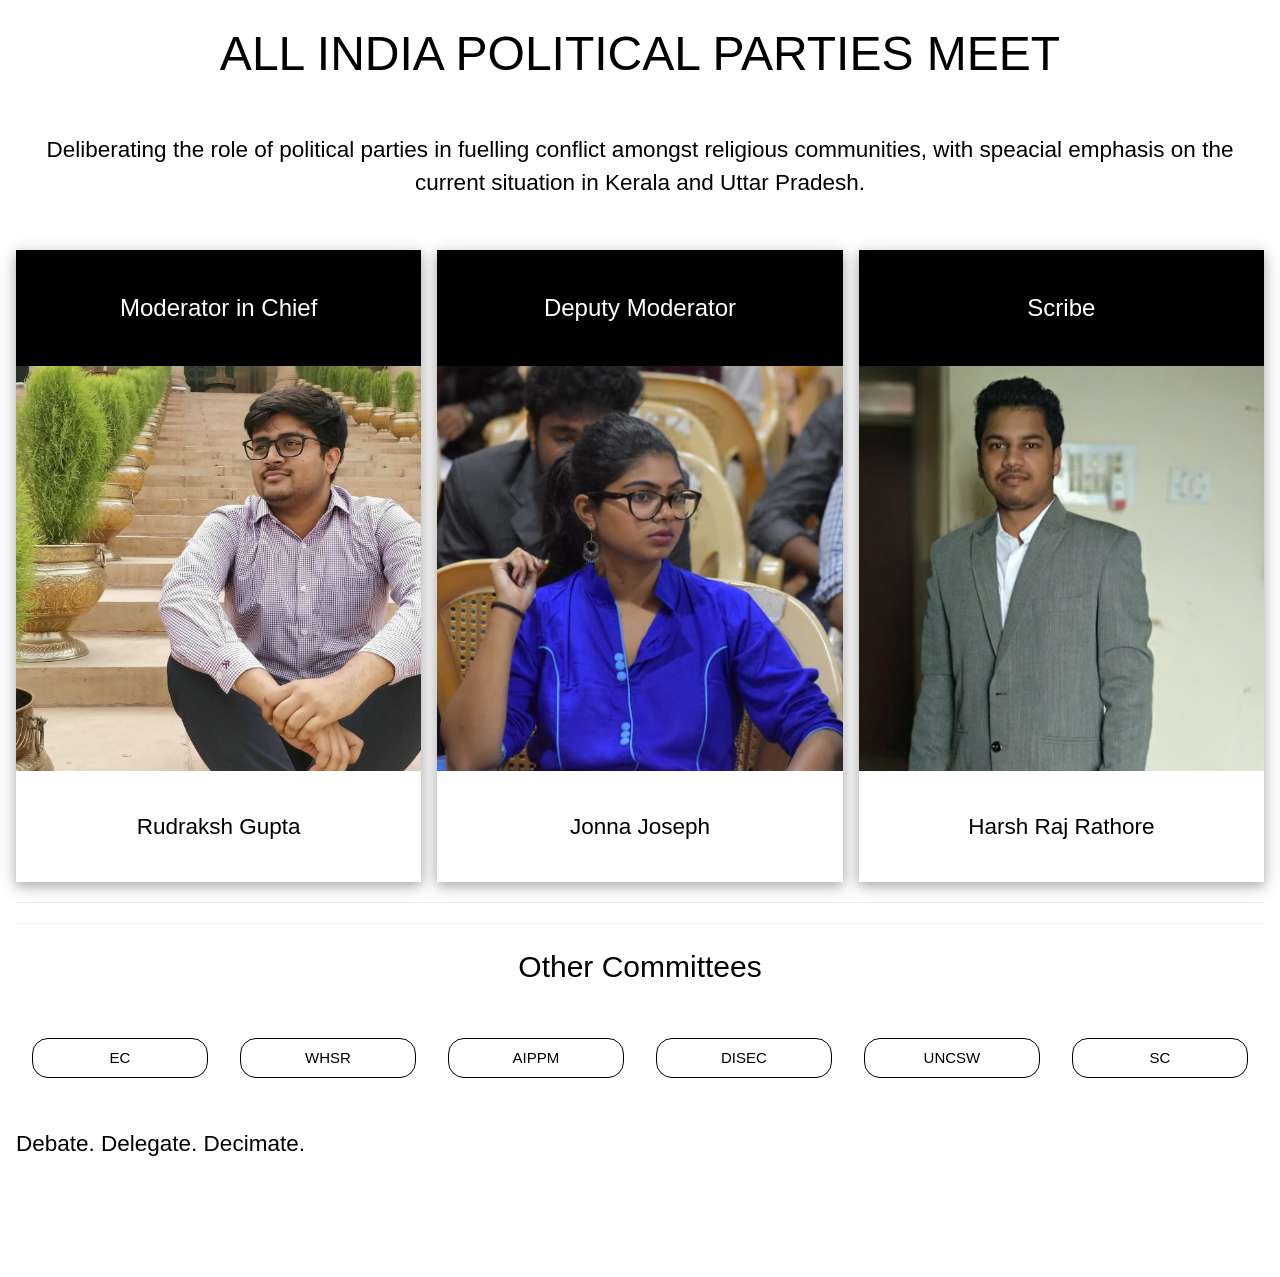
<file: ExecutiveBoard/aippm.html>
<!DOCTYPE html>
<html>
<title>All India Political Parties Meet</title>
<meta charset="UTF-8">
<meta name="theme-color" content="#000000" />
<meta name="viewport" content="width=device-width, initial-scale=1">
<link rel="stylesheet" href="https://www.w3schools.com/w3css/4/w3.css">
<link rel="stylesheet" href="https://www.w3schools.com/lib/w3-theme-black.css">
<link rel="stylesheet" href="https://cdnjs.cloudflare.com/ajax/libs/font-awesome/4.3.0/css/font-awesome.min.css">
<link rel="manifest" href="/manifest.json">
<script src="https://cdn.onesignal.com/sdks/OneSignalSDK.js" async=""></script>
<script>
    var OneSignal = window.OneSignal || [];
    OneSignal.push(function() {
        OneSignal.init({
            appId: "ffa75f22-eac9-49c0-a089-4e20d7e9e120",
        });
    });
</script>
<!-- Global site tag (gtag.js) - Google Analytics -->
<script async src="https://www.googletagmanager.com/gtag/js?id=UA-132819915-1"></script>
<script>
    window.dataLayer = window.dataLayer || [];

    function gtag() {
        dataLayer.push(arguments);
    }
    gtag('js', new Date());

    gtag('config', 'UA-132819915-1');
</script>
<style>
    p,
    h1,
    h4 {
        font-family: "Century Gothic", CenturyGothic, AppleGothic, sans-serif;
        font-style: normal;
        font-variant: normal;

        font-weight: 100 !important;
        line-height: 150%;
        font-stretch: 200em !important;
        text-decoration: none;
    }

    h3,
    h4,
    p,
    h1 {
        font-size: 150%;
    }
</style>

<body>


    <!-- Header -->
    <header class="w3-container w3-theme w3-padding" id="myHeader">

        <div class="w3-center">
            <h1 class="w3-xxxlarge w3-animate-bottom">ALL INDIA POLITICAL PARTIES MEET</h1>
            <br>
            <h3 class="w3-animate-opacity">Deliberating the role of political parties in fuelling conflict amongst religious communities, with speacial emphasis on the current situation in Kerala and Uttar Pradesh.</h3>


        </div>
    </header>



    <div class="w3-row-padding w3-center w3-margin-top">
        <div class="w3-third w3-margin-top">
            <div class="w3-card-4" style="min-height:460px">
                <header class="w3-black w3-padding-16">
                    <p style="font-size:24px">Moderator in Chief</p>
                </header>
                <img src="aippmm.JPG" class="w3-center w3-image">
                <Footer class="w3-padding-16">
                    <p>Rudraksh Gupta</p>
                </Footer>

            </div>
        </div>

        <div class="w3-third w3-margin-top">
            <div class="w3-card-4" style="min-height:460px">
                <header class="w3-black w3-padding-16">
                    <p style="font-size:24px">Deputy Moderator</p>
                </header>
                <img src="aippmdm.jpg" class="w3-center w3-image">
                <Footer class="w3-padding-16">
                    <p>Jonna Joseph</p>
                </Footer>

            </div>
        </div>


        <div class="w3-third w3-margin-top">
            <div class="w3-card-4" style="min-height:460px">
                <header class="w3-black w3-padding-16">
                    <p style="font-size:24px">Scribe</p>
                </header>
                <img src="aippmscribe.jpg" class="w3-center w3-image">
                <Footer class="w3-padding-16">
                    <p>Harsh Raj Rathore</p>
                </Footer>

            </div>
        </div>
    </div>

    <div class="w3-container">
        <hr>

        <hr>
        <div class="w3-center">
            <h2>Other Committees</h2>
            <br>
            <!-- Pagination -->
            <div class="w3-row w3-center">
                <div class="w3-col s6 m4 l2 w3-container w3-margin-top">
                    <a href="ec.html" class="w3-btn w3-block w3-border w3-border-black w3-round-xlarge w3-hover-theme">EC</a>
                </div>
                <div class="w3-col s6 m4 l2 w3-container w3-margin-top">
                    <a href="whsr.html" class="w3-btn w3-block w3-border w3-border-black w3-round-xlarge w3-hover-theme">WHSR</a>
                </div>
                <div class="w3-col s6 m4 l2 w3-container w3-margin-top">
                    <a href="aippm.html" class="w3-btn w3-block w3-border w3-border-black w3-round-xlarge w3-hover-theme">AIPPM</a>
                </div>
                <div class="w3-col s6 m4 l2 w3-container w3-margin-top">
                    <a href="disec.html" class="w3-btn w3-block w3-border w3-border-black w3-round-xlarge w3-hover-theme">DISEC</a>
                </div>
                <div class="w3-col s6 m4 l2 w3-container w3-margin-top">
                    <a href="uncsw.html" class="w3-btn w3-block w3-border w3-border-black w3-round-xlarge w3-hover-theme">UNCSW</a>
                </div>
                <div class="w3-col s6 m4 l2 w3-container w3-margin-top">
                    <a href="sc.html" class="w3-btn w3-block w3-border w3-border-black w3-round-xlarge w3-hover-theme">SC</a>
                </div>
            </div>
        </div>
        <br>
    </div>
    <!-- Footer -->
    <footer class="w3-container w3-theme-dark w3-padding-16">
        <h3 class="w3-hide-small">Debate. Delegate. Decimate.</h3>
        <h4 class="w3-hide-medium w3-hide-large">Debate. Delegate. Decimate.</h4>

        <div style="position:relative;bottom:55px;" class="w3-tooltip w3-hide-large w3-hide-medium w3-right">
            <span class="w3-text w3-theme-light w3-padding">Go To Home</span>
            <a class="w3-text-white" href="http://www.vitcmun.in"><span class="w3-xxlarge">
                    <i class="fa fa-home"></i></span></a>
        </div>
        <div style="position:relative;bottom:55px;" class="w3-hide-small w3-tooltip w3-right">
            <span class="w3-text w3-theme-light w3-padding">Go To Home</span>
            <a class="w3-text-white" href="http://www.vitcmun.in"><span style="font-size:60px">
                    <i class="fa fa-home"></i></span></a>
        </div>

    </footer>

</body>

</html>
</file>
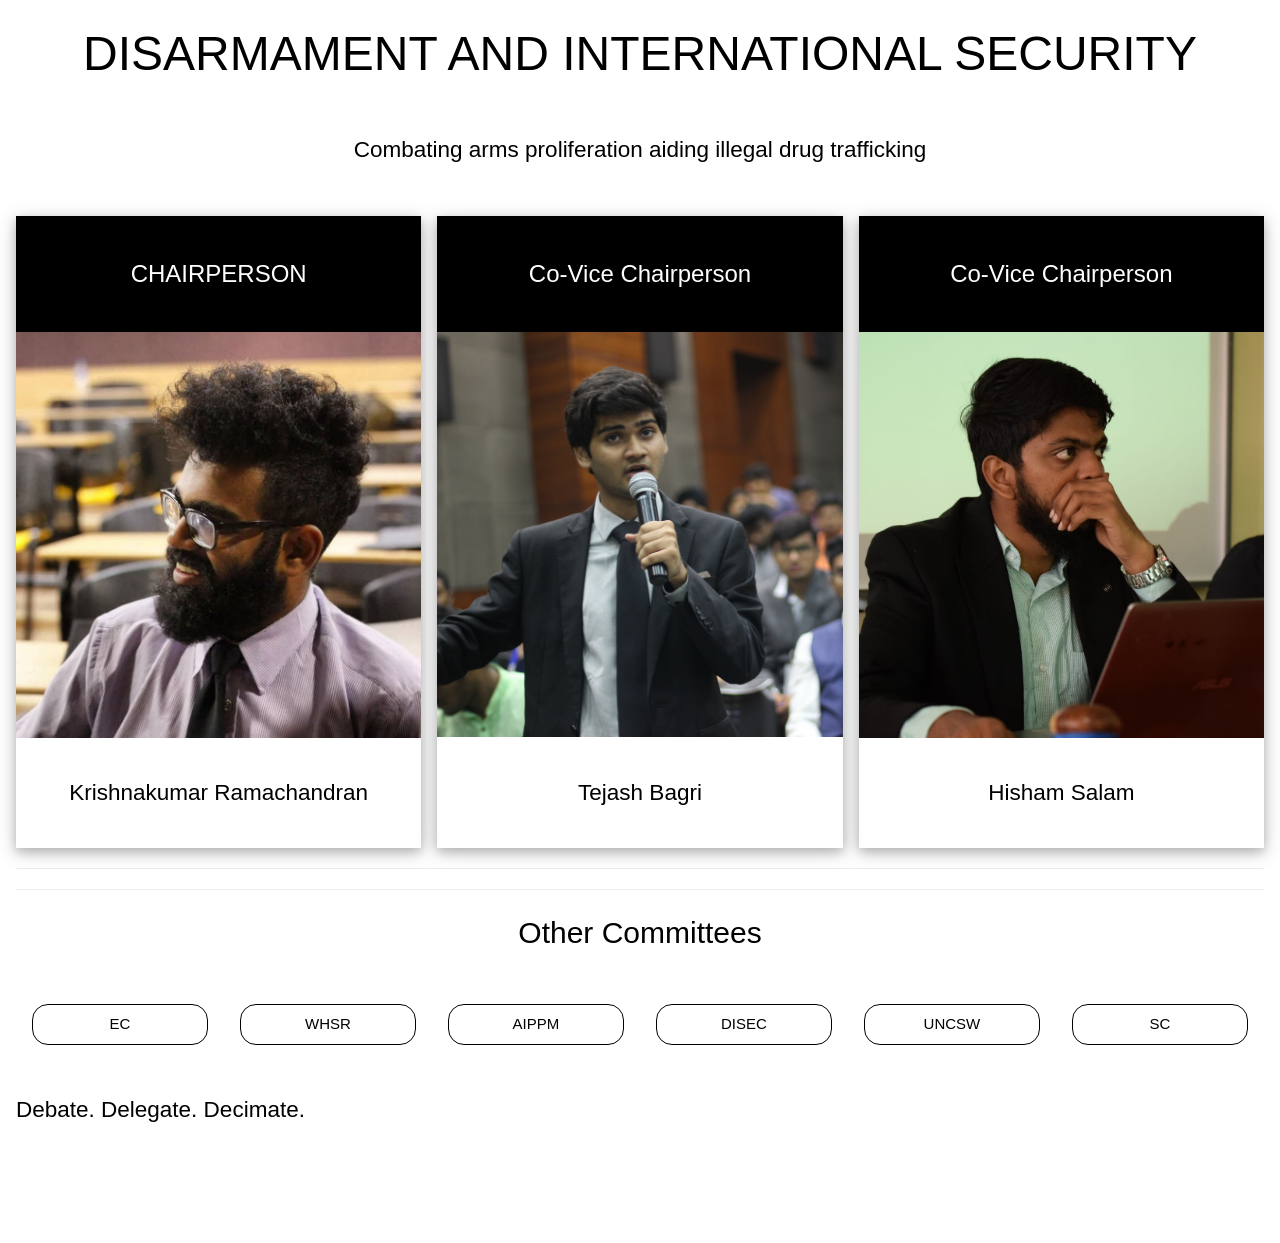
<file: ExecutiveBoard/disec.html>
<!DOCTYPE html>
<html>
<title>Disarnament and International Security</title>
<meta charset="UTF-8">
<meta name="theme-color" content="#000000" />
<meta name="viewport" content="width=device-width, initial-scale=1">
<link rel="stylesheet" href="https://www.w3schools.com/w3css/4/w3.css">
<link rel="stylesheet" href="https://www.w3schools.com/lib/w3-theme-black.css">
<link rel="stylesheet" href="https://cdnjs.cloudflare.com/ajax/libs/font-awesome/4.3.0/css/font-awesome.min.css">
<link rel="manifest" href="/manifest.json">
<script src="https://cdn.onesignal.com/sdks/OneSignalSDK.js" async=""></script>
<script>
    var OneSignal = window.OneSignal || [];
    OneSignal.push(function() {
        OneSignal.init({
            appId: "ffa75f22-eac9-49c0-a089-4e20d7e9e120",
        });
    });
</script>
<!-- Global site tag (gtag.js) - Google Analytics -->
<script async src="https://www.googletagmanager.com/gtag/js?id=UA-132819915-1"></script>
<script>
    window.dataLayer = window.dataLayer || [];

    function gtag() {
        dataLayer.push(arguments);
    }
    gtag('js', new Date());

    gtag('config', 'UA-132819915-1');
</script>
<style>
    p,
    h1,
    h4 {
        font-family: "Century Gothic", CenturyGothic, AppleGothic, sans-serif;
        font-style: normal;
        font-variant: normal;

        font-weight: 100 !important;
        line-height: 150%;
        font-stretch: 200em !important;
        text-decoration: none;
    }

    h3,
    h4,
    p,
    h1 {
        font-size: 150%;
    }
</style>

<body>


    <!-- Header -->
    <header class="w3-container w3-theme w3-padding" id="myHeader">

        <div class="w3-center">
            <h1 class="w3-xxxlarge w3-animate-bottom">DISARMAMENT AND INTERNATIONAL SECURITY</h1>
            <br>
            <h3 class="w3-animate-opacity">Combating arms proliferation aiding illegal drug trafficking</h3>


        </div>
    </header>



    <div class="w3-row-padding w3-center w3-margin-top">

        <div class="w3-third w3-margin-top">
            <div class="w3-card-4" style="min-height:460px">
                <header class="w3-black w3-padding-16">
                    <p style="font-size:24px">CHAIRPERSON</p>
                </header>
                <img src="disecc1.jpg" class="w3-center w3-image">
                <Footer class="w3-padding-16">
                    <p>Krishnakumar Ramachandran</p>
                </Footer>

            </div>
        </div>

        <div class="w3-third w3-margin-top">
            <div class="w3-card-4" style="min-height:460px">
                <header class="w3-black w3-padding-16">
                    <p style="font-size:24px">Co-Vice Chairperson</p>
                </header>
                <img src="disecvc1.jpg" class="w3-center w3-image">
                <Footer class="w3-padding-16">
                    <p>Tejash Bagri</p>
                </Footer>

            </div>
        </div>



        <div class="w3-third w3-margin-top">
            <div class="w3-card-4" style="min-height:460px">
                <header class="w3-black w3-padding-16">
                    <p style="font-size:24px">Co-Vice Chairperson</p>
                </header>
                <img src="disecvc2.jpg" class="w3-center w3-image">
                <Footer class="w3-padding-16">
                    <p>Hisham Salam</p>
                </Footer>

            </div>
        </div>
    </div>

    <div class="w3-container">
        <hr>

        <hr>
        <div class="w3-center">
            <h2>Other Committees</h2>
            <br>
            <!-- Pagination -->
            <div class="w3-row w3-center">
                <div class="w3-col s6 m4 l2 w3-container w3-margin-top">
                    <a href="ec.html" class="w3-btn w3-block w3-border w3-border-black w3-round-xlarge w3-hover-theme">EC</a>
                </div>
                <div class="w3-col s6 m4 l2 w3-container w3-margin-top">
                    <a href="whsr.html" class="w3-btn w3-block w3-border w3-border-black w3-round-xlarge w3-hover-theme">WHSR</a>
                </div>
                <div class="w3-col s6 m4 l2 w3-container w3-margin-top">
                    <a href="aippm.html" class="w3-btn w3-block w3-border w3-border-black w3-round-xlarge w3-hover-theme">AIPPM</a>
                </div>
                <div class="w3-col s6 m4 l2 w3-container w3-margin-top">
                    <a href="disec.html" class="w3-btn w3-block w3-border w3-border-black w3-round-xlarge w3-hover-theme">DISEC</a>
                </div>
                <div class="w3-col s6 m4 l2 w3-container w3-margin-top">
                    <a href="uncsw.html" class="w3-btn w3-block w3-border w3-border-black w3-round-xlarge w3-hover-theme">UNCSW</a>
                </div>
                <div class="w3-col s6 m4 l2 w3-container w3-margin-top">
                    <a href="sc.html" class="w3-btn w3-block w3-border w3-border-black w3-round-xlarge w3-hover-theme">SC</a>
                </div>
            </div>
        </div>
        <br>
    </div>
    <!-- Footer -->
    <footer class="w3-container w3-theme-dark w3-padding-16">
        <h3 class="w3-hide-small">Debate. Delegate. Decimate.</h3>
        <h4 class="w3-hide-medium w3-hide-large">Debate. Delegate. Decimate.</h4>

        <div style="position:relative;bottom:55px;" class="w3-tooltip w3-hide-large w3-hide-medium w3-right">
            <span class="w3-text w3-theme-light w3-padding">Go To Home</span>
            <a class="w3-text-white" href="http://www.vitcmun.in"><span class="w3-xxlarge">
                    <i class="fa fa-home"></i></span></a>
        </div>
        <div style="position:relative;bottom:55px;" class="w3-hide-small w3-tooltip w3-right">
            <span class="w3-text w3-theme-light w3-padding">Go To Home</span>
            <a class="w3-text-white" href="http://www.vitcmun.in"><span style="font-size:60px">
                    <i class="fa fa-home"></i></span></a>
        </div>

    </footer>

</body>

</html>
</file>
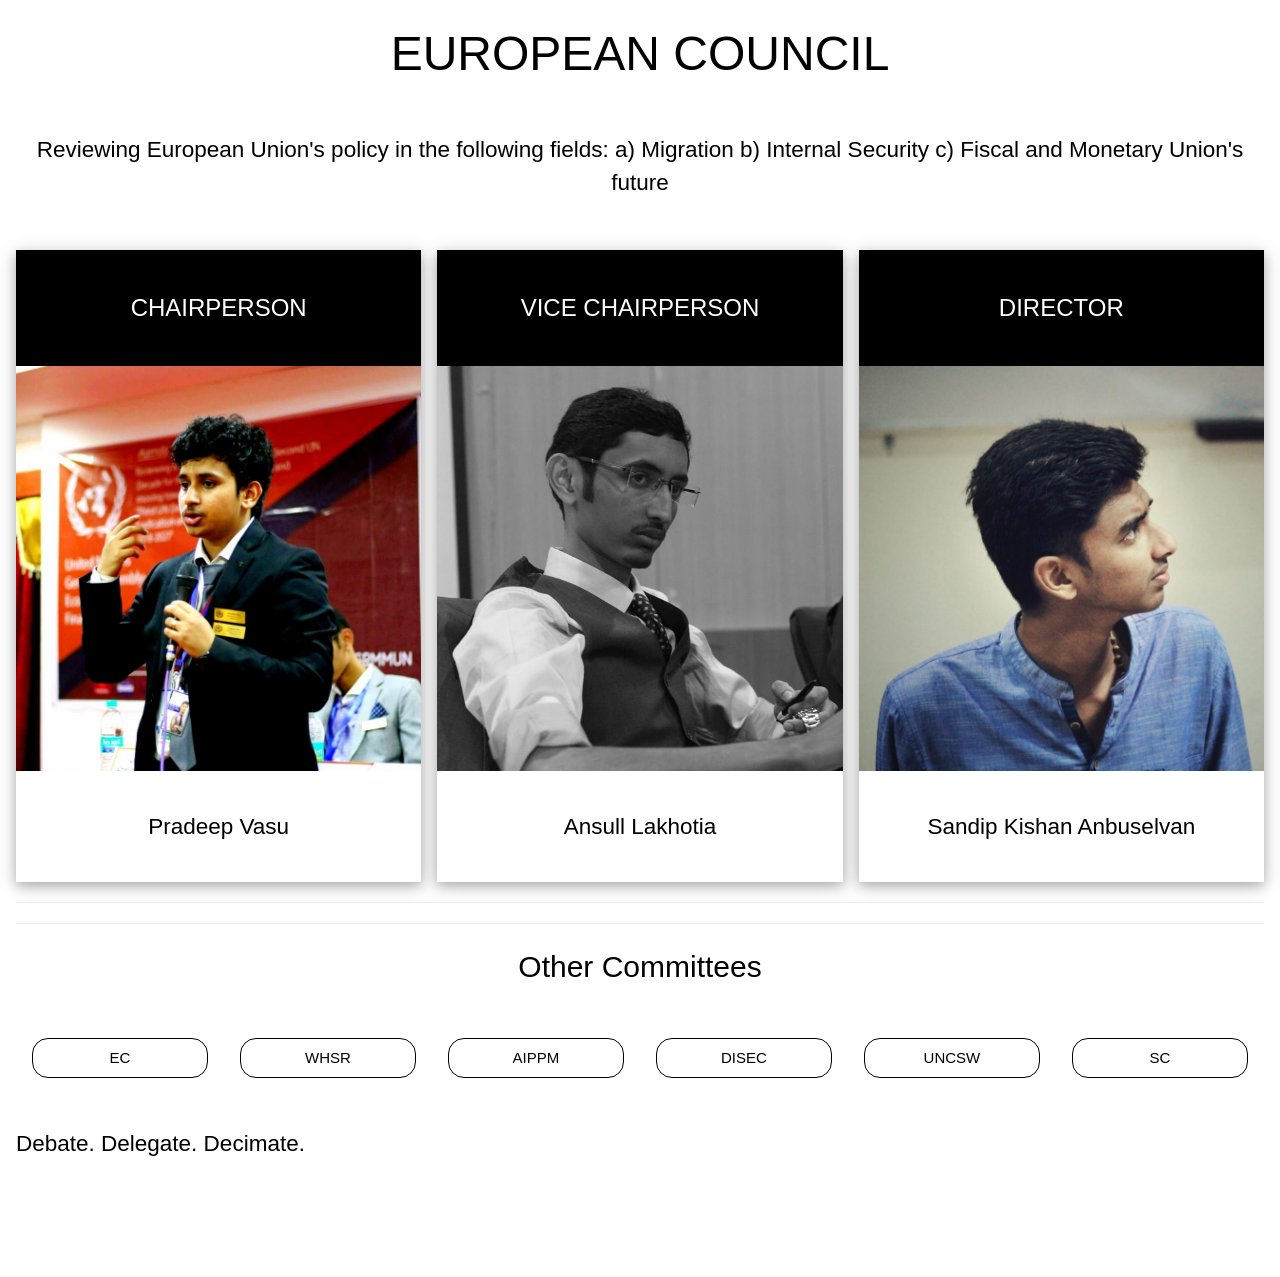
<file: ExecutiveBoard/ec.html>
<!DOCTYPE html>
<html>
<title>European Council</title>
<meta charset="UTF-8">
<meta name="theme-color" content="#000000" />
<meta name="viewport" content="width=device-width, initial-scale=1">
<link rel="stylesheet" href="https://www.w3schools.com/w3css/4/w3.css">
<link rel="stylesheet" href="https://www.w3schools.com/lib/w3-theme-black.css">
<link rel="stylesheet" href="https://cdnjs.cloudflare.com/ajax/libs/font-awesome/4.3.0/css/font-awesome.min.css">
<link rel="manifest" href="/manifest.json">
<script src="https://cdn.onesignal.com/sdks/OneSignalSDK.js" async=""></script>
<script>
    var OneSignal = window.OneSignal || [];
    OneSignal.push(function() {
        OneSignal.init({
            appId: "ffa75f22-eac9-49c0-a089-4e20d7e9e120",
        });
    });
</script>
<!-- Global site tag (gtag.js) - Google Analytics -->
<script async src="https://www.googletagmanager.com/gtag/js?id=UA-132819915-1"></script>
<script>
    window.dataLayer = window.dataLayer || [];

    function gtag() {
        dataLayer.push(arguments);
    }
    gtag('js', new Date());

    gtag('config', 'UA-132819915-1');
</script>
<style>
    p,
    h1,
    h4 {
        font-family: "Century Gothic", CenturyGothic, AppleGothic, sans-serif;
        font-style: normal;
        font-variant: normal;

        font-weight: 100 !important;
        line-height: 150%;
        font-stretch: 200em !important;
        text-decoration: none;
    }

    h3,
    h4,
    p,
    h1 {
        font-size: 150%;
    }
</style>

<body>


    <!-- Header -->
    <header class="w3-container w3-theme w3-padding" id="myHeader">

        <div class="w3-center">
            <h1 class="w3-xxxlarge w3-animate-bottom">EUROPEAN COUNCIL</h1>
            <br>
            <h3 class="w3-animate-opacity">Reviewing European Union's policy in the following fields: a) Migration b) Internal Security c) Fiscal and Monetary Union's future</h3>


        </div>
    </header>



    <div class="w3-row-padding w3-center w3-margin-top">


        <div class="w3-third w3-margin-top">
            <div class="w3-card-4" style="min-height:460px">
                <header class="w3-black w3-padding-16">
                    <p style="font-size:24px">CHAIRPERSON</p>
                </header>
                <img src="ecc.jpg" class="w3-center w3-image">
                <Footer class="w3-padding-16">
                    <p>Pradeep Vasu</p>
                </Footer>

            </div>
        </div>

        <div class="w3-third w3-margin-top">
            <div class="w3-card-4" style="min-height:460px">
                <header class="w3-black w3-padding-16">
                    <p style="font-size:24px">VICE CHAIRPERSON</p>
                </header>
                <img src="ecvc.jpg" class="w3-center w3-image">
                <Footer class="w3-padding-16">
                    <p>Ansull Lakhotia</p>
                </Footer>

            </div>
        </div>

        <div class="w3-third w3-margin-top">
            <div class="w3-card-4" style="min-height:460px">
                <header class="w3-black w3-padding-16">
                    <p style="font-size:24px">DIRECTOR</p>
                </header>
                <img src="ecd.jpg" class="w3-center w3-image">
                <Footer class="w3-padding-16">
                    <p>Sandip Kishan Anbuselvan</p>
                </Footer>

            </div>
        </div>

    </div>

    <div class="w3-container">
        <hr>

        <hr>
        <div class="w3-center">
            <h2>Other Committees</h2>
            <br>
            <!-- Pagination -->
            <div class="w3-row w3-center">
                <div class="w3-col s6 m4 l2 w3-container w3-margin-top">
                    <a href="ec.html" class="w3-btn w3-block w3-border w3-border-black w3-round-xlarge w3-hover-theme">EC</a>
                </div>
                <div class="w3-col s6 m4 l2 w3-container w3-margin-top">
                    <a href="whsr.html" class="w3-btn w3-block w3-border w3-border-black w3-round-xlarge w3-hover-theme">WHSR</a>
                </div>
                <div class="w3-col s6 m4 l2 w3-container w3-margin-top">
                    <a href="aippm.html" class="w3-btn w3-block w3-border w3-border-black w3-round-xlarge w3-hover-theme">AIPPM</a>
                </div>
                <div class="w3-col s6 m4 l2 w3-container w3-margin-top">
                    <a href="disec.html" class="w3-btn w3-block w3-border w3-border-black w3-round-xlarge w3-hover-theme">DISEC</a>
                </div>
                <div class="w3-col s6 m4 l2 w3-container w3-margin-top">
                    <a href="uncsw.html" class="w3-btn w3-block w3-border w3-border-black w3-round-xlarge w3-hover-theme">UNCSW</a>
                </div>
                <div class="w3-col s6 m4 l2 w3-container w3-margin-top">
                    <a href="sc.html" class="w3-btn w3-block w3-border w3-border-black w3-round-xlarge w3-hover-theme">SC</a>
                </div>
            </div>
        </div>
        <br>
    </div>
    <!-- Footer -->
    <footer class="w3-container w3-theme-dark w3-padding-16">
        <h3 class="w3-hide-small">Debate. Delegate. Decimate.</h3>
        <h4 class="w3-hide-medium w3-hide-large">Debate. Delegate. Decimate.</h4>

        <div style="position:relative;bottom:55px;" class="w3-tooltip w3-hide-large w3-hide-medium w3-right">
            <span class="w3-text w3-theme-light w3-padding">Go To Home</span>
            <a class="w3-text-white" href="http://www.vitcmun.in"><span class="w3-xxlarge">
                    <i class="fa fa-home"></i></span></a>
        </div>
        <div style="position:relative;bottom:55px;" class="w3-hide-small w3-tooltip w3-right">
            <span class="w3-text w3-theme-light w3-padding">Go To Home</span>
            <a class="w3-text-white" href="http://www.vitcmun.in"><span style="font-size:60px">
                    <i class="fa fa-home"></i></span></a>
        </div>

    </footer>

</body>

</html>
</file>
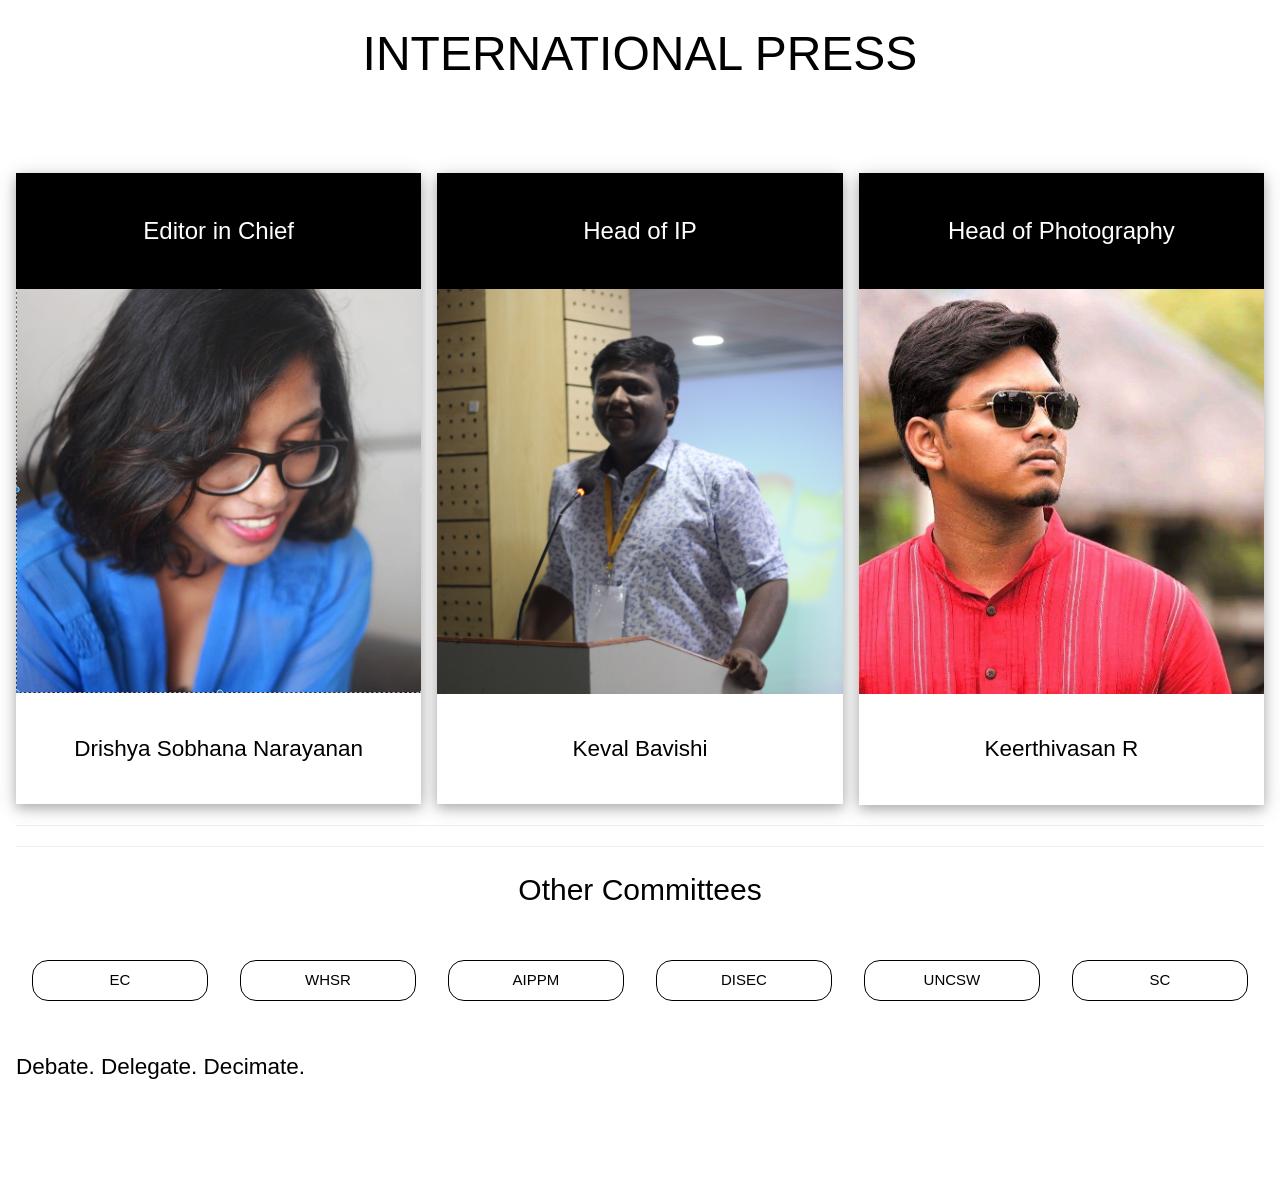
<file: ExecutiveBoard/ip.html>
<!DOCTYPE html>
<html>
<title>International Press</title>
<meta charset="UTF-8">
<meta name="theme-color" content="#000000" />
<meta name="viewport" content="width=device-width, initial-scale=1">
<link rel="stylesheet" href="https://www.w3schools.com/w3css/4/w3.css">
<link rel="stylesheet" href="https://www.w3schools.com/lib/w3-theme-black.css">
<link rel="stylesheet" href="https://cdnjs.cloudflare.com/ajax/libs/font-awesome/4.3.0/css/font-awesome.min.css">
<link rel="manifest" href="/manifest.json">
<script src="https://cdn.onesignal.com/sdks/OneSignalSDK.js" async=""></script>
<script>
    var OneSignal = window.OneSignal || [];
    OneSignal.push(function() {
        OneSignal.init({
            appId: "ffa75f22-eac9-49c0-a089-4e20d7e9e120",
        });
    });
</script>
<!-- Global site tag (gtag.js) - Google Analytics -->
<script async src="https://www.googletagmanager.com/gtag/js?id=UA-132819915-1"></script>
<script>
    window.dataLayer = window.dataLayer || [];

    function gtag() {
        dataLayer.push(arguments);
    }
    gtag('js', new Date());

    gtag('config', 'UA-132819915-1');
</script>
<style>
    p,
    h1,
    h4 {
        font-family: "Century Gothic", CenturyGothic, AppleGothic, sans-serif;
        font-style: normal;
        font-variant: normal;

        font-weight: 100 !important;
        line-height: 150%;
        font-stretch: 200em !important;
        text-decoration: none;
    }

    h3,
    h4,
    p,
    h1 {
        font-size: 150%;
    }
</style>

<body>


    <!-- Header -->
    <header class="w3-container w3-theme w3-padding" id="myHeader">

        <div class="w3-center">
            <h1 class="w3-xxxlarge w3-animate-bottom">INTERNATIONAL PRESS</h1>
            <br>
            <h3 class="w3-animate-opacity"></h3>


        </div>
    </header>



    <div class="w3-row-padding w3-center w3-margin-top">

        <div class="w3-third w3-margin-top">
            <div class="w3-card-4" style="min-height:460px">
                <header class="w3-black w3-padding-16">
                    <p style="font-size:24px">Editor in Chief</p>
                </header>
                <img src="ipe.png" class="w3-center w3-image">
                <Footer class="w3-padding-16">
                    <p>Drishya Sobhana Narayanan</p>
                </Footer>

            </div>
        </div>

        <div class="w3-third w3-margin-top">
            <div class="w3-card-4" style="min-height:460px">
                <header class="w3-black w3-padding-16">
                    <p style="font-size:24px">Head of IP</p>
                </header>
                <img src="iph.jpg" class="w3-center w3-image">
                <Footer class="w3-padding-16">
                    <p>Keval Bavishi</p>
                </Footer>

            </div>
        </div>

        <div class="w3-third w3-margin-top">
            <div class="w3-card-4" style="min-height:460px">
                <header class="w3-black w3-padding-16">
                    <p style="font-size:24px">Head of Photography</p>
                </header>
                <img src="ipp.jpeg" class="w3-center w3-image">
                <Footer class="w3-padding-16">
                    <p>Keerthivasan R</p>
                </Footer>

            </div>
        </div>
    </div>

    <div class="w3-container">
        <hr>

        <hr>
        <div class="w3-center">
            <h2>Other Committees</h2>
            <br>
            <!-- Pagination -->
            <div class="w3-row w3-center">
                <div class="w3-col s6 m4 l2 w3-container w3-margin-top">
                    <a href="ec.html" class="w3-btn w3-block w3-border w3-border-black w3-round-xlarge w3-hover-theme">EC</a>
                </div>
                <div class="w3-col s6 m4 l2 w3-container w3-margin-top">
                    <a href="whsr.html" class="w3-btn w3-block w3-border w3-border-black w3-round-xlarge w3-hover-theme">WHSR</a>
                </div>
                <div class="w3-col s6 m4 l2 w3-container w3-margin-top">
                    <a href="aippm.html" class="w3-btn w3-block w3-border w3-border-black w3-round-xlarge w3-hover-theme">AIPPM</a>
                </div>
                <div class="w3-col s6 m4 l2 w3-container w3-margin-top">
                    <a href="disec.html" class="w3-btn w3-block w3-border w3-border-black w3-round-xlarge w3-hover-theme">DISEC</a>
                </div>
                <div class="w3-col s6 m4 l2 w3-container w3-margin-top">
                    <a href="uncsw.html" class="w3-btn w3-block w3-border w3-border-black w3-round-xlarge w3-hover-theme">UNCSW</a>
                </div>
                <div class="w3-col s6 m4 l2 w3-container w3-margin-top">
                    <a href="sc.html" class="w3-btn w3-block w3-border w3-border-black w3-round-xlarge w3-hover-theme">SC</a>
                </div>
            </div>
        </div>
        <br>
    </div>
    <!-- Footer -->
    <footer class="w3-container w3-theme-dark w3-padding-16">
        <h3 class="w3-hide-small">Debate. Delegate. Decimate.</h3>
        <h4 class="w3-hide-medium w3-hide-large">Debate. Delegate. Decimate.</h4>

        <div style="position:relative;bottom:55px;" class="w3-tooltip w3-hide-large w3-hide-medium w3-right">
            <span class="w3-text w3-theme-light w3-padding">Go To Home</span>
            <a class="w3-text-white" href="http://www.vitcmun.in"><span class="w3-xxlarge">
                    <i class="fa fa-home"></i></span></a>
        </div>
        <div style="position:relative;bottom:55px;" class="w3-hide-small w3-tooltip w3-right">
            <span class="w3-text w3-theme-light w3-padding">Go To Home</span>
            <a class="w3-text-white" href="http://www.vitcmun.in"><span style="font-size:60px">
                    <i class="fa fa-home"></i></span></a>
        </div>

    </footer>

</body>

</html>
</file>
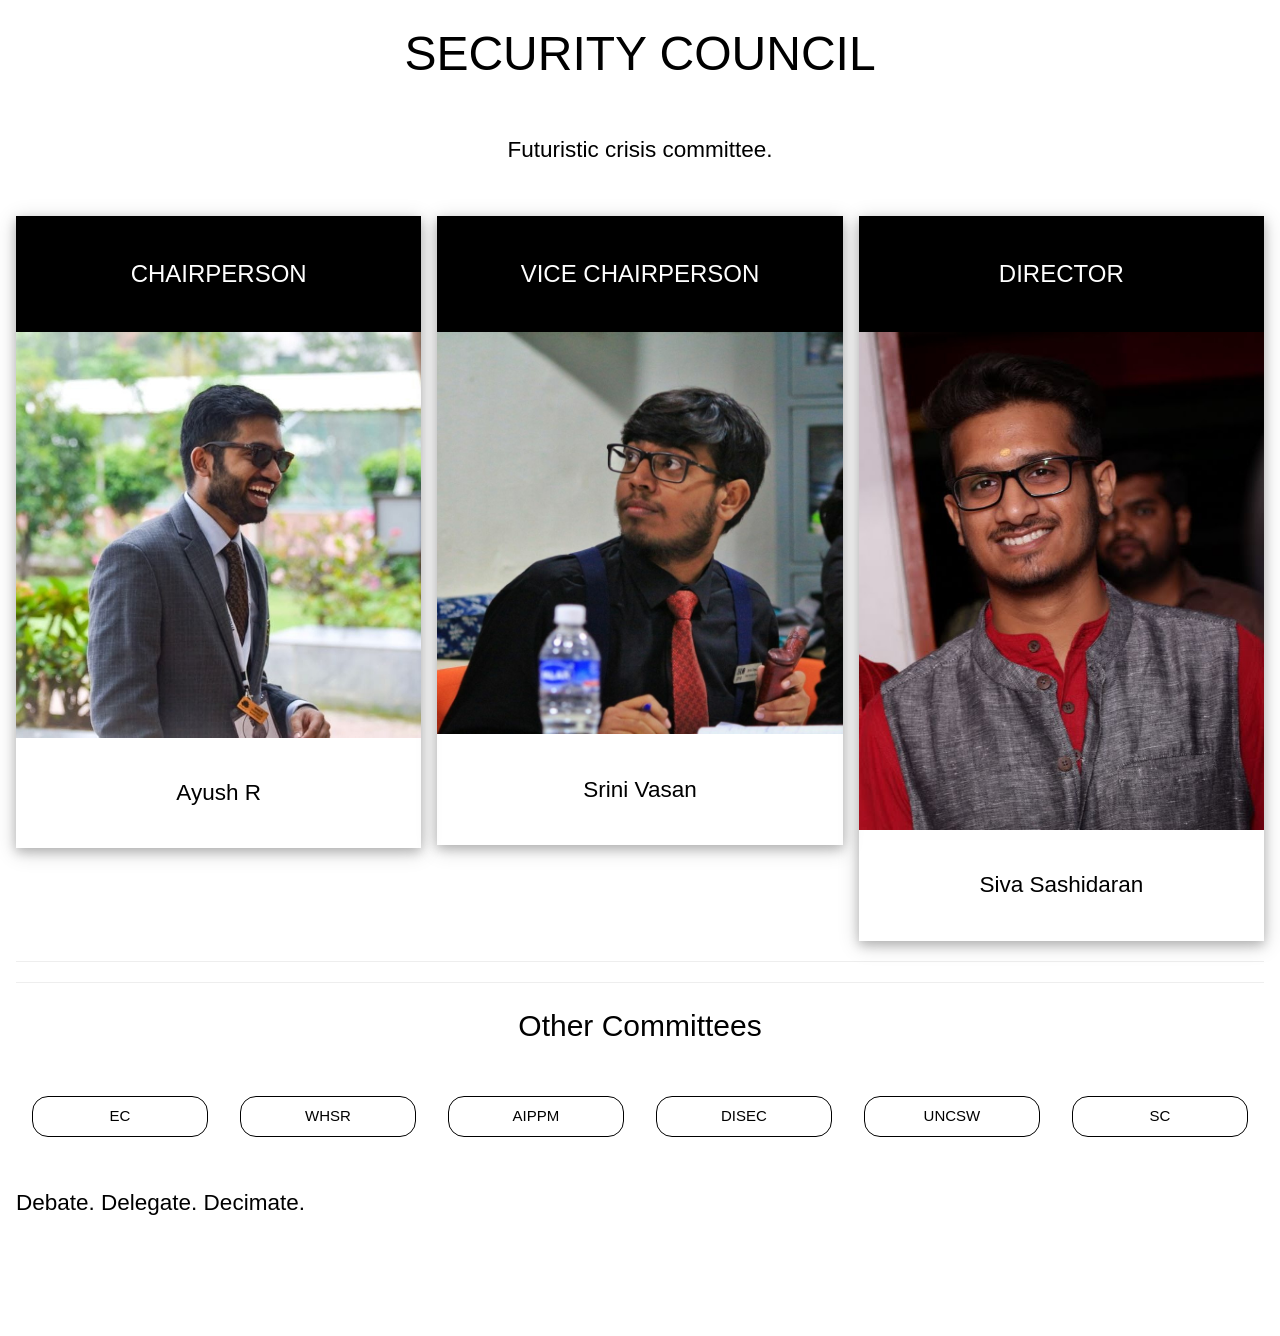
<file: ExecutiveBoard/sc.html>
<!DOCTYPE html>
<html>
<title>Security Council</title>
<meta charset="UTF-8">
<meta name="theme-color" content="#000000" />
<meta name="viewport" content="width=device-width, initial-scale=1">
<link rel="stylesheet" href="https://www.w3schools.com/w3css/4/w3.css">
<link rel="stylesheet" href="https://www.w3schools.com/lib/w3-theme-black.css">
<link rel="stylesheet" href="https://cdnjs.cloudflare.com/ajax/libs/font-awesome/4.3.0/css/font-awesome.min.css">
<link rel="manifest" href="/manifest.json">
<script src="https://cdn.onesignal.com/sdks/OneSignalSDK.js" async=""></script>
<script>
    var OneSignal = window.OneSignal || [];
    OneSignal.push(function() {
        OneSignal.init({
            appId: "ffa75f22-eac9-49c0-a089-4e20d7e9e120",
        });
    });
</script>
<!-- Global site tag (gtag.js) - Google Analytics -->
<script async src="https://www.googletagmanager.com/gtag/js?id=UA-132819915-1"></script>
<script>
    window.dataLayer = window.dataLayer || [];

    function gtag() {
        dataLayer.push(arguments);
    }
    gtag('js', new Date());

    gtag('config', 'UA-132819915-1');
</script>
<style>
    p,
    h1,
    h4 {
        font-family: "Century Gothic", CenturyGothic, AppleGothic, sans-serif;
        font-style: normal;
        font-variant: normal;

        font-weight: 100 !important;
        line-height: 150%;
        font-stretch: 200em !important;
        text-decoration: none;
    }

    h3,
    h4,
    p,
    h1 {
        font-size: 150%;
    }
</style>

<body>


    <!-- Header -->
    <header class="w3-container w3-theme w3-padding" id="myHeader">

        <div class="w3-center">
            <h1 class="w3-xxxlarge w3-animate-bottom">SECURITY COUNCIL</h1>
            <br>
            <h3 class="w3-animate-opacity">Futuristic crisis committee.</h3>


        </div>
    </header>



    <div class="w3-row-padding w3-center w3-margin-top">


        <div class="w3-third w3-margin-top">
            <div class="w3-card-4" style="min-height:460px">
                <header class="w3-black w3-padding-16">
                    <p style="font-size:24px">CHAIRPERSON</p>
                </header>
                <img src="scc.jpg" class="w3-center w3-image">
                <Footer class="w3-padding-16">
                    <p>Ayush R</p>
                </Footer>

            </div>
        </div>

        <div class="w3-third w3-margin-top">
            <div class="w3-card-4" style="min-height:460px">
                <header class="w3-black w3-padding-16">
                    <p style="font-size:24px">VICE CHAIRPERSON</p>
                </header>
                <img src="scvc.jpg" class="w3-center w3-image">
                <Footer class="w3-padding-16">
                    <p>Srini Vasan</p>
                </Footer>

            </div>
        </div>

        <div class="w3-third w3-margin-top">
            <div class="w3-card-4" style="min-height:460px">
                <header class="w3-black w3-padding-16">
                    <p style="font-size:24px">DIRECTOR</p>
                </header>
                <img src="scd.jpeg" class="w3-center w3-image">
                <Footer class="w3-padding-16">
                    <p>Siva Sashidaran</p>
                </Footer>

            </div>
        </div>

    </div>

    <div class="w3-container">
        <hr>

        <hr>
        <div class="w3-center">
            <h2>Other Committees</h2>
            <br>
            <!-- Pagination -->
            <div class="w3-row w3-center">
                <div class="w3-col s6 m4 l2 w3-container w3-margin-top">
                    <a href="ec.html" class="w3-btn w3-block w3-border w3-border-black w3-round-xlarge w3-hover-theme">EC</a>
                </div>
                <div class="w3-col s6 m4 l2 w3-container w3-margin-top">
                    <a href="whsr.html" class="w3-btn w3-block w3-border w3-border-black w3-round-xlarge w3-hover-theme">WHSR</a>
                </div>
                <div class="w3-col s6 m4 l2 w3-container w3-margin-top">
                    <a href="aippm.html" class="w3-btn w3-block w3-border w3-border-black w3-round-xlarge w3-hover-theme">AIPPM</a>
                </div>
                <div class="w3-col s6 m4 l2 w3-container w3-margin-top">
                    <a href="disec.html" class="w3-btn w3-block w3-border w3-border-black w3-round-xlarge w3-hover-theme">DISEC</a>
                </div>
                <div class="w3-col s6 m4 l2 w3-container w3-margin-top">
                    <a href="uncsw.html" class="w3-btn w3-block w3-border w3-border-black w3-round-xlarge w3-hover-theme">UNCSW</a>
                </div>
                <div class="w3-col s6 m4 l2 w3-container w3-margin-top">
                    <a href="sc.html" class="w3-btn w3-block w3-border w3-border-black w3-round-xlarge w3-hover-theme">SC</a>
                </div>
            </div>
        </div>
        <br>
    </div>
    <!-- Footer -->
    <footer class="w3-container w3-theme-dark w3-padding-16">
        <h3 class="w3-hide-small">Debate. Delegate. Decimate.</h3>
        <h4 class="w3-hide-medium w3-hide-large">Debate. Delegate. Decimate.</h4>

        <div style="position:relative;bottom:55px;" class="w3-tooltip w3-hide-large w3-hide-medium w3-right">
            <span class="w3-text w3-theme-light w3-padding">Go To Home</span>
            <a class="w3-text-white" href="http://www.vitcmun.in"><span class="w3-xxlarge">
                    <i class="fa fa-home"></i></span></a>
        </div>
        <div style="position:relative;bottom:55px;" class="w3-hide-small w3-tooltip w3-right">
            <span class="w3-text w3-theme-light w3-padding">Go To Home</span>
            <a class="w3-text-white" href="http://www.vitcmun.in"><span style="font-size:60px">
                    <i class="fa fa-home"></i></span></a>
        </div>

    </footer>

</body>

</html>
</file>
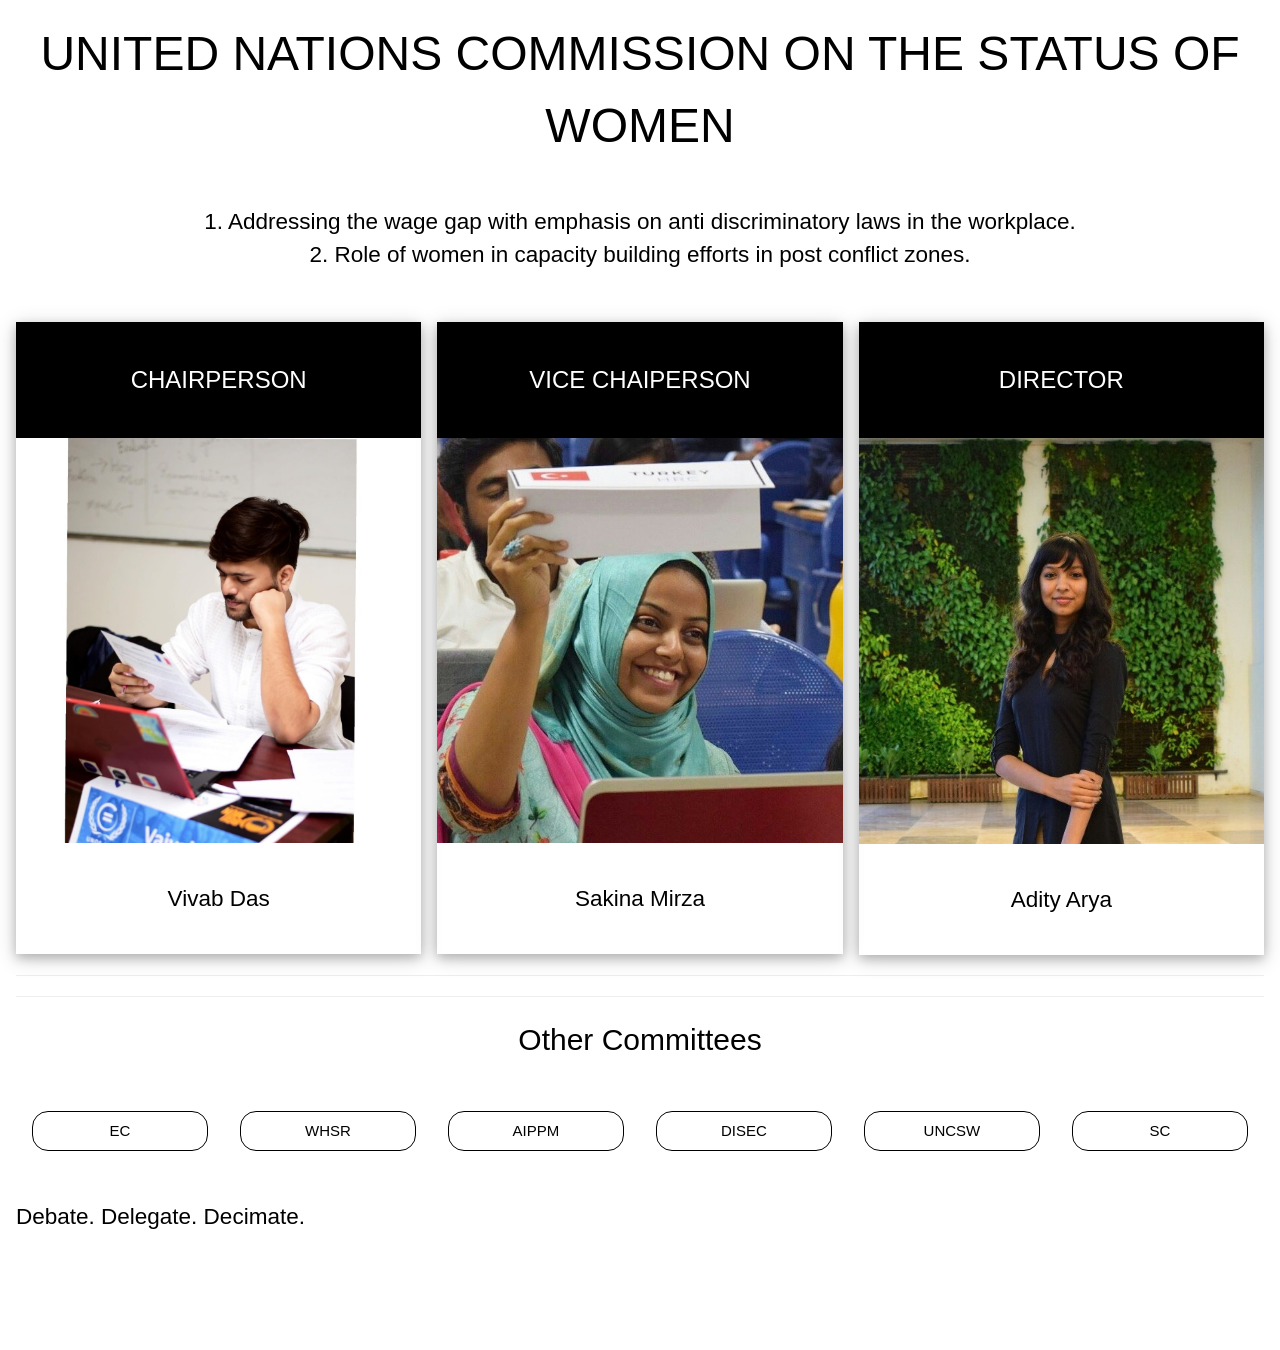
<file: ExecutiveBoard/uncsw.html>
<!DOCTYPE html>
<html>
<title>United Nations Commission on the Status of Women</title>
<meta charset="UTF-8">
<meta name="theme-color" content="#000000" />
<meta name="viewport" content="width=device-width, initial-scale=1">
<link rel="stylesheet" href="https://www.w3schools.com/w3css/4/w3.css">
<link rel="stylesheet" href="https://www.w3schools.com/lib/w3-theme-black.css">
<link rel="stylesheet" href="https://cdnjs.cloudflare.com/ajax/libs/font-awesome/4.3.0/css/font-awesome.min.css">
<link rel="manifest" href="/manifest.json">
<script src="https://cdn.onesignal.com/sdks/OneSignalSDK.js" async=""></script>
<script>
    var OneSignal = window.OneSignal || [];
    OneSignal.push(function() {
        OneSignal.init({
            appId: "ffa75f22-eac9-49c0-a089-4e20d7e9e120",
        });
    });
</script>
<!-- Global site tag (gtag.js) - Google Analytics -->
<script async src="https://www.googletagmanager.com/gtag/js?id=UA-132819915-1"></script>
<script>
    window.dataLayer = window.dataLayer || [];

    function gtag() {
        dataLayer.push(arguments);
    }
    gtag('js', new Date());

    gtag('config', 'UA-132819915-1');
</script>
<style>
    p,
    h1,
    h4 {
        font-family: "Century Gothic", CenturyGothic, AppleGothic, sans-serif;
        font-style: normal;
        font-variant: normal;

        font-weight: 100 !important;
        line-height: 150%;
        font-stretch: 200em !important;
        text-decoration: none;
    }

    h3,
    h4,
    p,
    h1 {
        font-size: 150%;
    }
</style>

<body>


    <!-- Header -->
    <header class="w3-container w3-theme w3-padding" id="myHeader">

        <div class="w3-center">
            <h1 class="w3-xxxlarge w3-animate-bottom">UNITED NATIONS COMMISSION ON THE STATUS OF WOMEN</h1>
            <br>
            <h3 class="w3-animate-opacity">1. Addressing the wage gap with emphasis on anti discriminatory laws in the workplace.
                <br>
                2. Role of women in capacity building efforts in post conflict zones.
            </h3>


        </div>
    </header>



    <div class="w3-row-padding w3-center w3-margin-top">

        <div class="w3-third w3-margin-top">
            <div class="w3-card-4" style="min-height:460px">
                <header class="w3-black w3-padding-16">
                    <p style="font-size:24px">CHAIRPERSON</p>
                </header>
                <img src="uncswc.jpg" class="w3-center w3-image">
                <Footer class="w3-padding-16">
                    <p>Vivab Das</p>
                </Footer>

            </div>
        </div>

        <div class="w3-third w3-margin-top">
            <div class="w3-card-4" style="min-height:460px">
                <header class="w3-black w3-padding-16">
                    <p style="font-size:24px">VICE CHAIPERSON</p>
                </header>
                <img src="uncswvc.jpg" class="w3-center w3-image">
                <Footer class="w3-padding-16">
                    <p>Sakina Mirza</p>
                </Footer>

            </div>
        </div>



        <div class="w3-third w3-margin-top">
            <div class="w3-card-4" style="min-height:460px">
                <header class="w3-black w3-padding-16">
                    <p style="font-size:24px">DIRECTOR</p>
                </header>
                <img src="uncswd.jpg" class="w3-center w3-image">
                <Footer class="w3-padding-16">
                    <p>Adity Arya</p>
                </Footer>

            </div>
        </div>
    </div>

    <div class="w3-container">
        <hr>

        <hr>
        <div class="w3-center">
            <h2>Other Committees</h2>
            <br>
            <!-- Pagination -->
            <div class="w3-row w3-center">
                <div class="w3-col s6 m4 l2 w3-container w3-margin-top">
                    <a href="ec.html" class="w3-btn w3-block w3-border w3-border-black w3-round-xlarge w3-hover-theme">EC</a>
                </div>
                <div class="w3-col s6 m4 l2 w3-container w3-margin-top">
                    <a href="whsr.html" class="w3-btn w3-block w3-border w3-border-black w3-round-xlarge w3-hover-theme">WHSR</a>
                </div>
                <div class="w3-col s6 m4 l2 w3-container w3-margin-top">
                    <a href="aippm.html" class="w3-btn w3-block w3-border w3-border-black w3-round-xlarge w3-hover-theme">AIPPM</a>
                </div>
                <div class="w3-col s6 m4 l2 w3-container w3-margin-top">
                    <a href="disec.html" class="w3-btn w3-block w3-border w3-border-black w3-round-xlarge w3-hover-theme">DISEC</a>
                </div>
                <div class="w3-col s6 m4 l2 w3-container w3-margin-top">
                    <a href="uncsw.html" class="w3-btn w3-block w3-border w3-border-black w3-round-xlarge w3-hover-theme">UNCSW</a>
                </div>
                <div class="w3-col s6 m4 l2 w3-container w3-margin-top">
                    <a href="sc.html" class="w3-btn w3-block w3-border w3-border-black w3-round-xlarge w3-hover-theme">SC</a>
                </div>
            </div>
        </div>
        <br>
    </div>
    <!-- Footer -->
    <footer class="w3-container w3-theme-dark w3-padding-16">
        <h3 class="w3-hide-small">Debate. Delegate. Decimate.</h3>
        <h4 class="w3-hide-medium w3-hide-large">Debate. Delegate. Decimate.</h4>

        <div style="position:relative;bottom:55px;" class="w3-tooltip w3-hide-large w3-hide-medium w3-right">
            <span class="w3-text w3-theme-light w3-padding">Go To Home</span>
            <a class="w3-text-white" href="http://www.vitcmun.in"><span class="w3-xxlarge">
                    <i class="fa fa-home"></i></span></a>
        </div>
        <div style="position:relative;bottom:55px;" class="w3-hide-small w3-tooltip w3-right">
            <span class="w3-text w3-theme-light w3-padding">Go To Home</span>
            <a class="w3-text-white" href="http://www.vitcmun.in"><span style="font-size:60px">
                    <i class="fa fa-home"></i></span></a>
        </div>

    </footer>

</body>

</html>
</file>
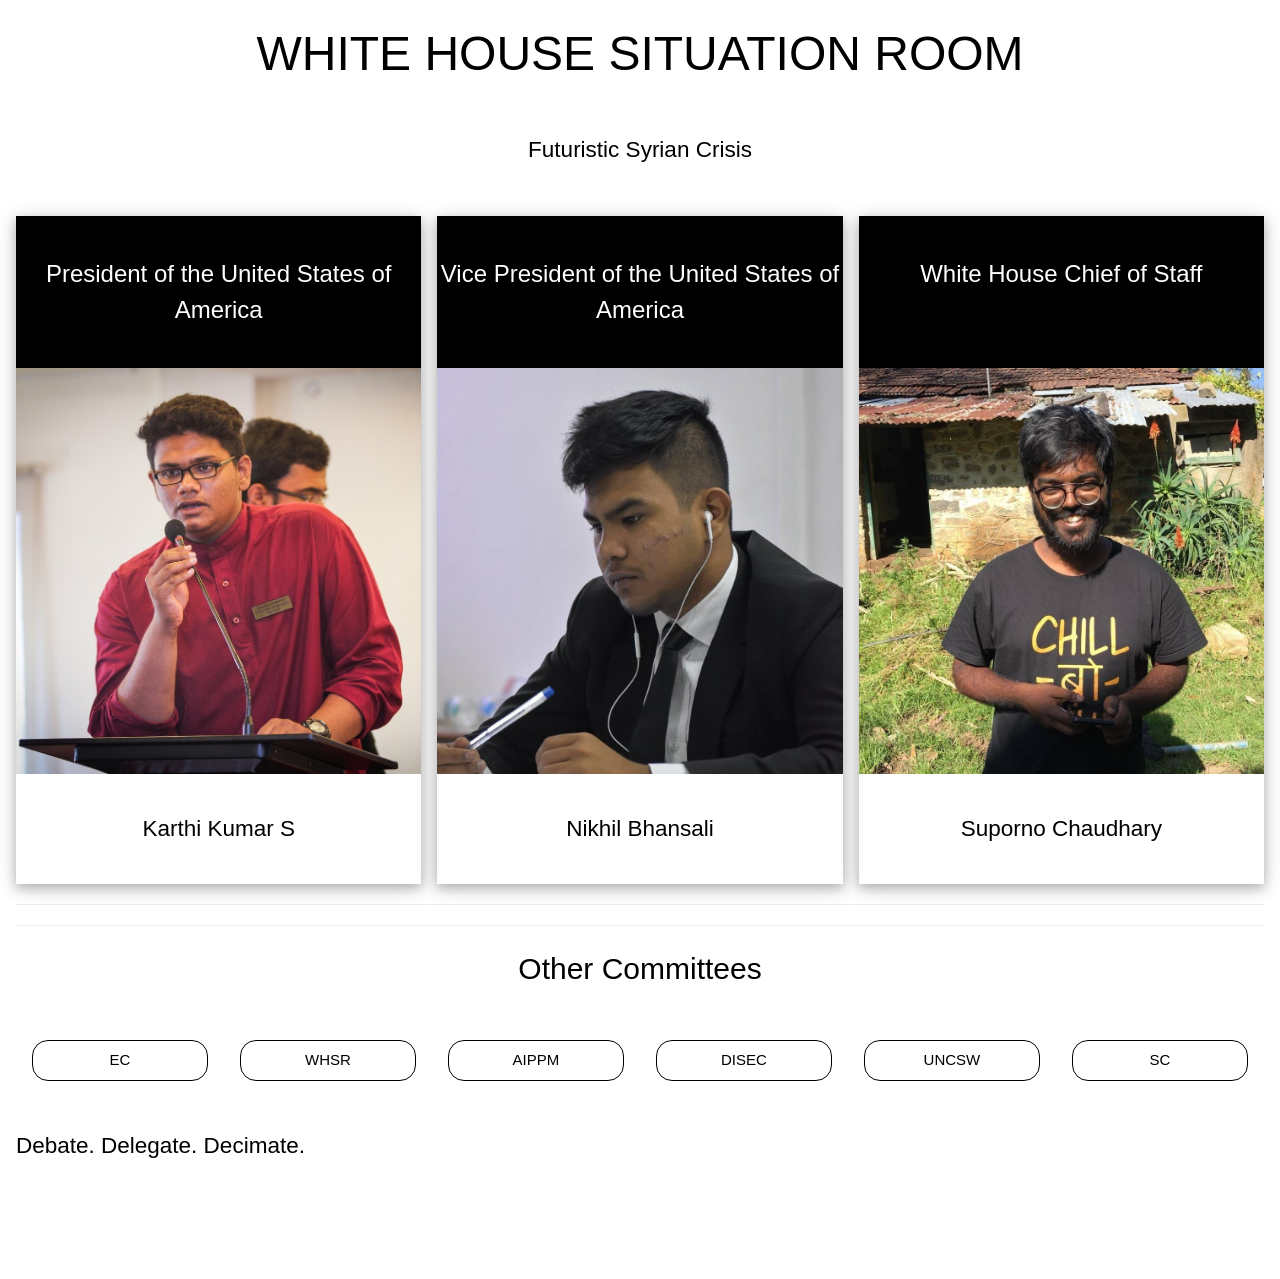
<file: ExecutiveBoard/whsr.html>
<!DOCTYPE html>
<html>
<title>White House Situation Room</title>
<meta charset="UTF-8">
<meta name="theme-color" content="#000000" />
<meta name="viewport" content="width=device-width, initial-scale=1">
<link rel="stylesheet" href="https://www.w3schools.com/w3css/4/w3.css">
<link rel="stylesheet" href="https://www.w3schools.com/lib/w3-theme-black.css">
<link rel="stylesheet" href="https://cdnjs.cloudflare.com/ajax/libs/font-awesome/4.3.0/css/font-awesome.min.css">
<link rel="manifest" href="/manifest.json">
<script src="https://cdn.onesignal.com/sdks/OneSignalSDK.js" async=""></script>
<script>
    var OneSignal = window.OneSignal || [];
    OneSignal.push(function() {
        OneSignal.init({
            appId: "ffa75f22-eac9-49c0-a089-4e20d7e9e120",
        });
    });
</script>
<!-- Global site tag (gtag.js) - Google Analytics -->
<script async src="https://www.googletagmanager.com/gtag/js?id=UA-132819915-1"></script>
<script>
    window.dataLayer = window.dataLayer || [];

    function gtag() {
        dataLayer.push(arguments);
    }
    gtag('js', new Date());

    gtag('config', 'UA-132819915-1');
</script>
<style>
    p,
    h1,
    h4 {
        font-family: "Century Gothic", CenturyGothic, AppleGothic, sans-serif;
        font-style: normal;
        font-variant: normal;

        font-weight: 100 !important;
        line-height: 150%;
        font-stretch: 200em !important;
        text-decoration: none;
    }

    h3,
    h4,
    p,
    h1 {
        font-size: 150%;
    }
</style>

<body>


    <!-- Header -->
    <header class="w3-container w3-theme w3-padding" id="myHeader">

        <div class="w3-center">
            <h1 class="w3-xxxlarge w3-animate-bottom">WHITE HOUSE SITUATION ROOM</h1>
            <br>
            <h3 class="w3-animate-opacity">Futuristic Syrian Crisis</h3>


        </div>
    </header>



    <div class="w3-row-padding w3-center w3-margin-top">

        <div class="w3-third w3-margin-top">
            <div class="w3-card-4" style="min-height:460px">
                <header class="w3-black w3-padding-16">
                    <p style="font-size:24px">President of the United States of America</p>
                </header>
                <img src="whsrp.jpg" class="w3-center w3-image">
                <Footer class="w3-padding-16">
                    <p>
                        Karthi Kumar S</p>
                </Footer>

            </div>
        </div>

        <div class="w3-third w3-margin-top">
            <div class="w3-card-4" style="min-height:460px">
                <header class="w3-black w3-padding-16">
                    <p style="font-size:24px">Vice President of the United States of America</p>
                </header>
                <img src="whsrvp.jpg" class="w3-center w3-image">
                <Footer class="w3-padding-16">
                    <p>Nikhil Bhansali</p>
                </Footer>

            </div>
        </div>



        <div class="w3-third w3-margin-top">
            <div class="w3-card-4" style="min-height:460px">
                <header class="w3-black w3-padding-16">
                    <p style="font-size:24px">White House Chief of Staff<br><br></p>
                </header>
                <img src="whsrs.JPG" class="w3-center w3-image">
                <Footer class="w3-padding-16">
                    <p>Suporno Chaudhary</p>
                </Footer>

            </div>
        </div>
    </div>

    <div class="w3-container">
        <hr>

        <hr>
        <div class="w3-center">
            <h2>Other Committees</h2>
            <br>
            <!-- Pagination -->
            <div class="w3-row w3-center">
                <div class="w3-col s6 m4 l2 w3-container w3-margin-top">
                    <a href="ec.html" class="w3-btn w3-block w3-border w3-border-black w3-round-xlarge w3-hover-theme">EC</a>
                </div>
                <div class="w3-col s6 m4 l2 w3-container w3-margin-top">
                    <a href="whsr.html" class="w3-btn w3-block w3-border w3-border-black w3-round-xlarge w3-hover-theme">WHSR</a>
                </div>
                <div class="w3-col s6 m4 l2 w3-container w3-margin-top">
                    <a href="aippm.html" class="w3-btn w3-block w3-border w3-border-black w3-round-xlarge w3-hover-theme">AIPPM</a>
                </div>
                <div class="w3-col s6 m4 l2 w3-container w3-margin-top">
                    <a href="disec.html" class="w3-btn w3-block w3-border w3-border-black w3-round-xlarge w3-hover-theme">DISEC</a>
                </div>
                <div class="w3-col s6 m4 l2 w3-container w3-margin-top">
                    <a href="uncsw.html" class="w3-btn w3-block w3-border w3-border-black w3-round-xlarge w3-hover-theme">UNCSW</a>
                </div>
                <div class="w3-col s6 m4 l2 w3-container w3-margin-top">
                    <a href="sc.html" class="w3-btn w3-block w3-border w3-border-black w3-round-xlarge w3-hover-theme">SC</a>
                </div>
            </div>
        </div>
        <br>
    </div>
    <!-- Footer -->
    <footer class="w3-container w3-theme-dark w3-padding-16">
        <h3 class="w3-hide-small">Debate. Delegate. Decimate.</h3>
        <h4 class="w3-hide-medium w3-hide-large">Debate. Delegate. Decimate.</h4>

        <div style="position:relative;bottom:55px;" class="w3-tooltip w3-hide-large w3-hide-medium w3-right">
            <span class="w3-text w3-theme-light w3-padding">Go To Home</span>
            <a class="w3-text-white" href="http://www.vitcmun.in"><span class="w3-xxlarge">
                    <i class="fa fa-home"></i></span></a>
        </div>
        <div style="position:relative;bottom:55px;" class="w3-hide-small w3-tooltip w3-right">
            <span class="w3-text w3-theme-light w3-padding">Go To Home</span>
            <a class="w3-text-white" href="http://www.vitcmun.in"><span style="font-size:60px">
                    <i class="fa fa-home"></i></span></a>
        </div>

    </footer>

</body>

</html>
</file>
